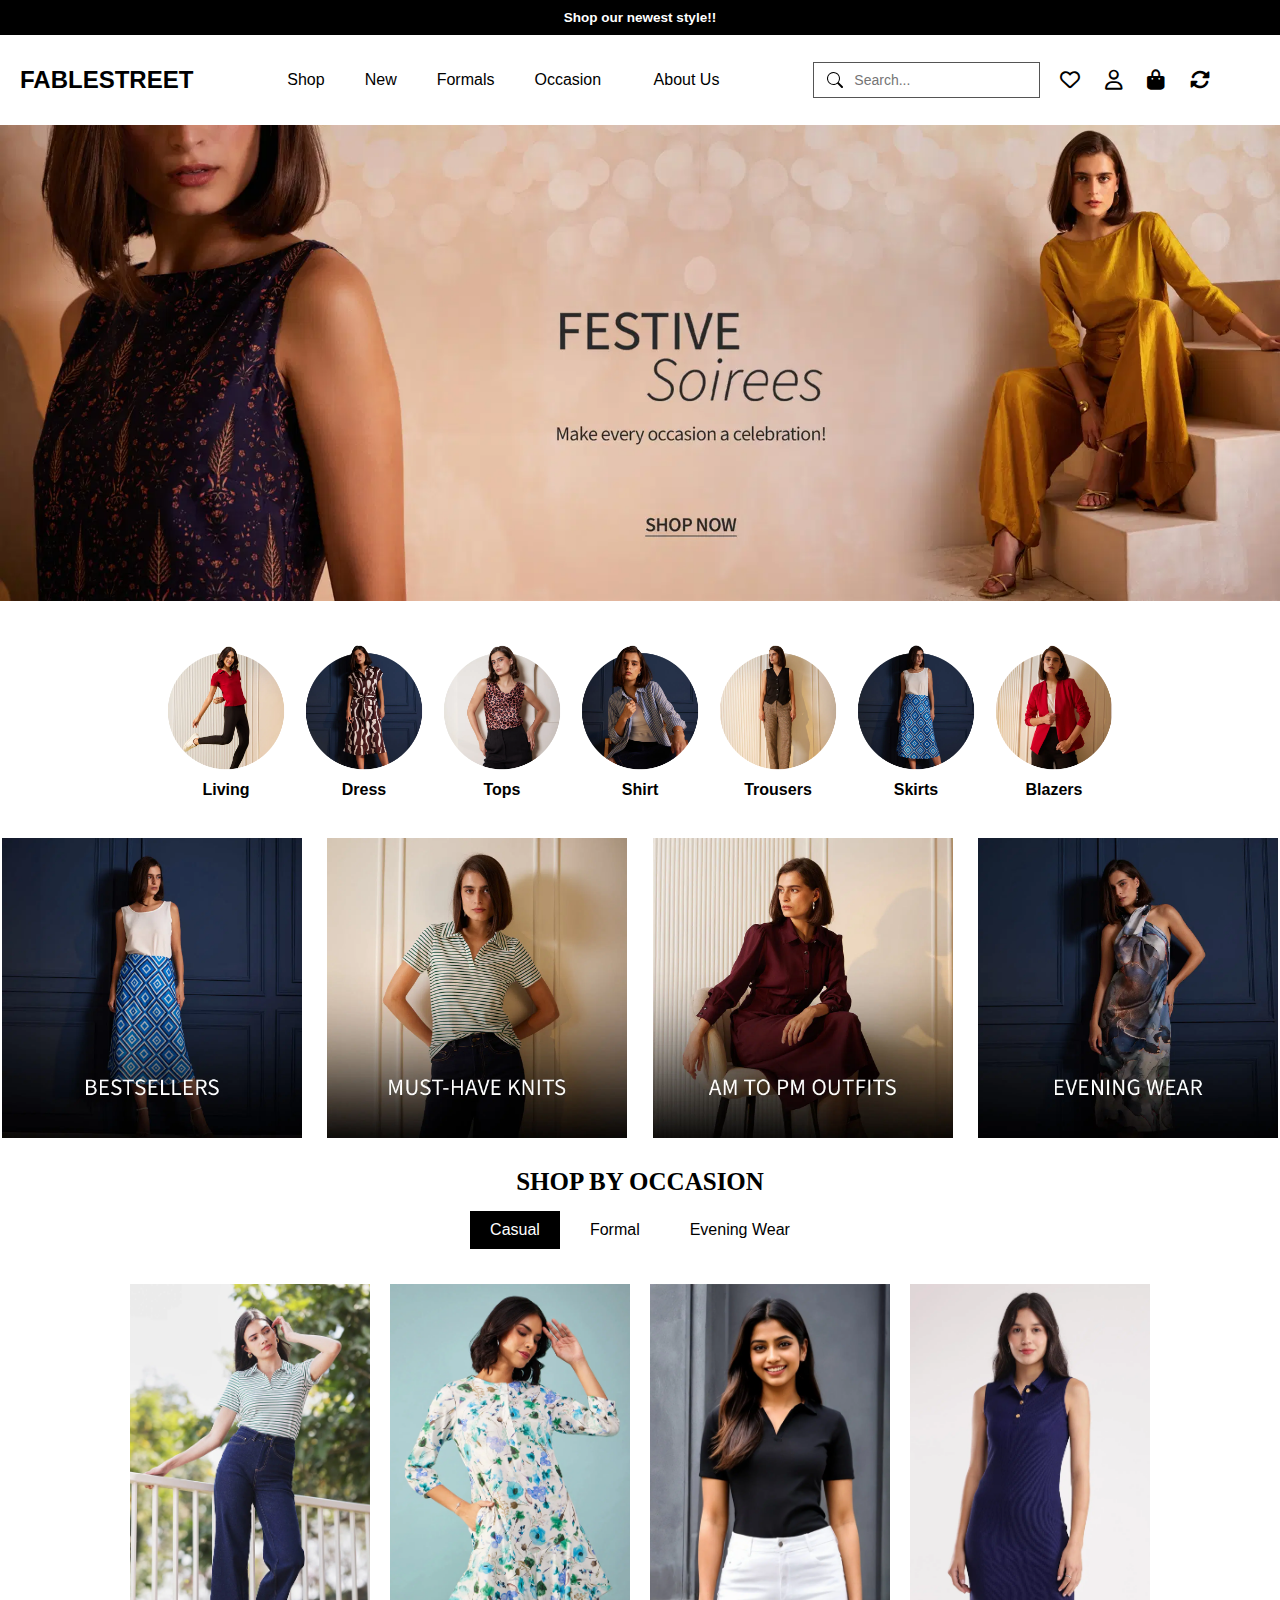
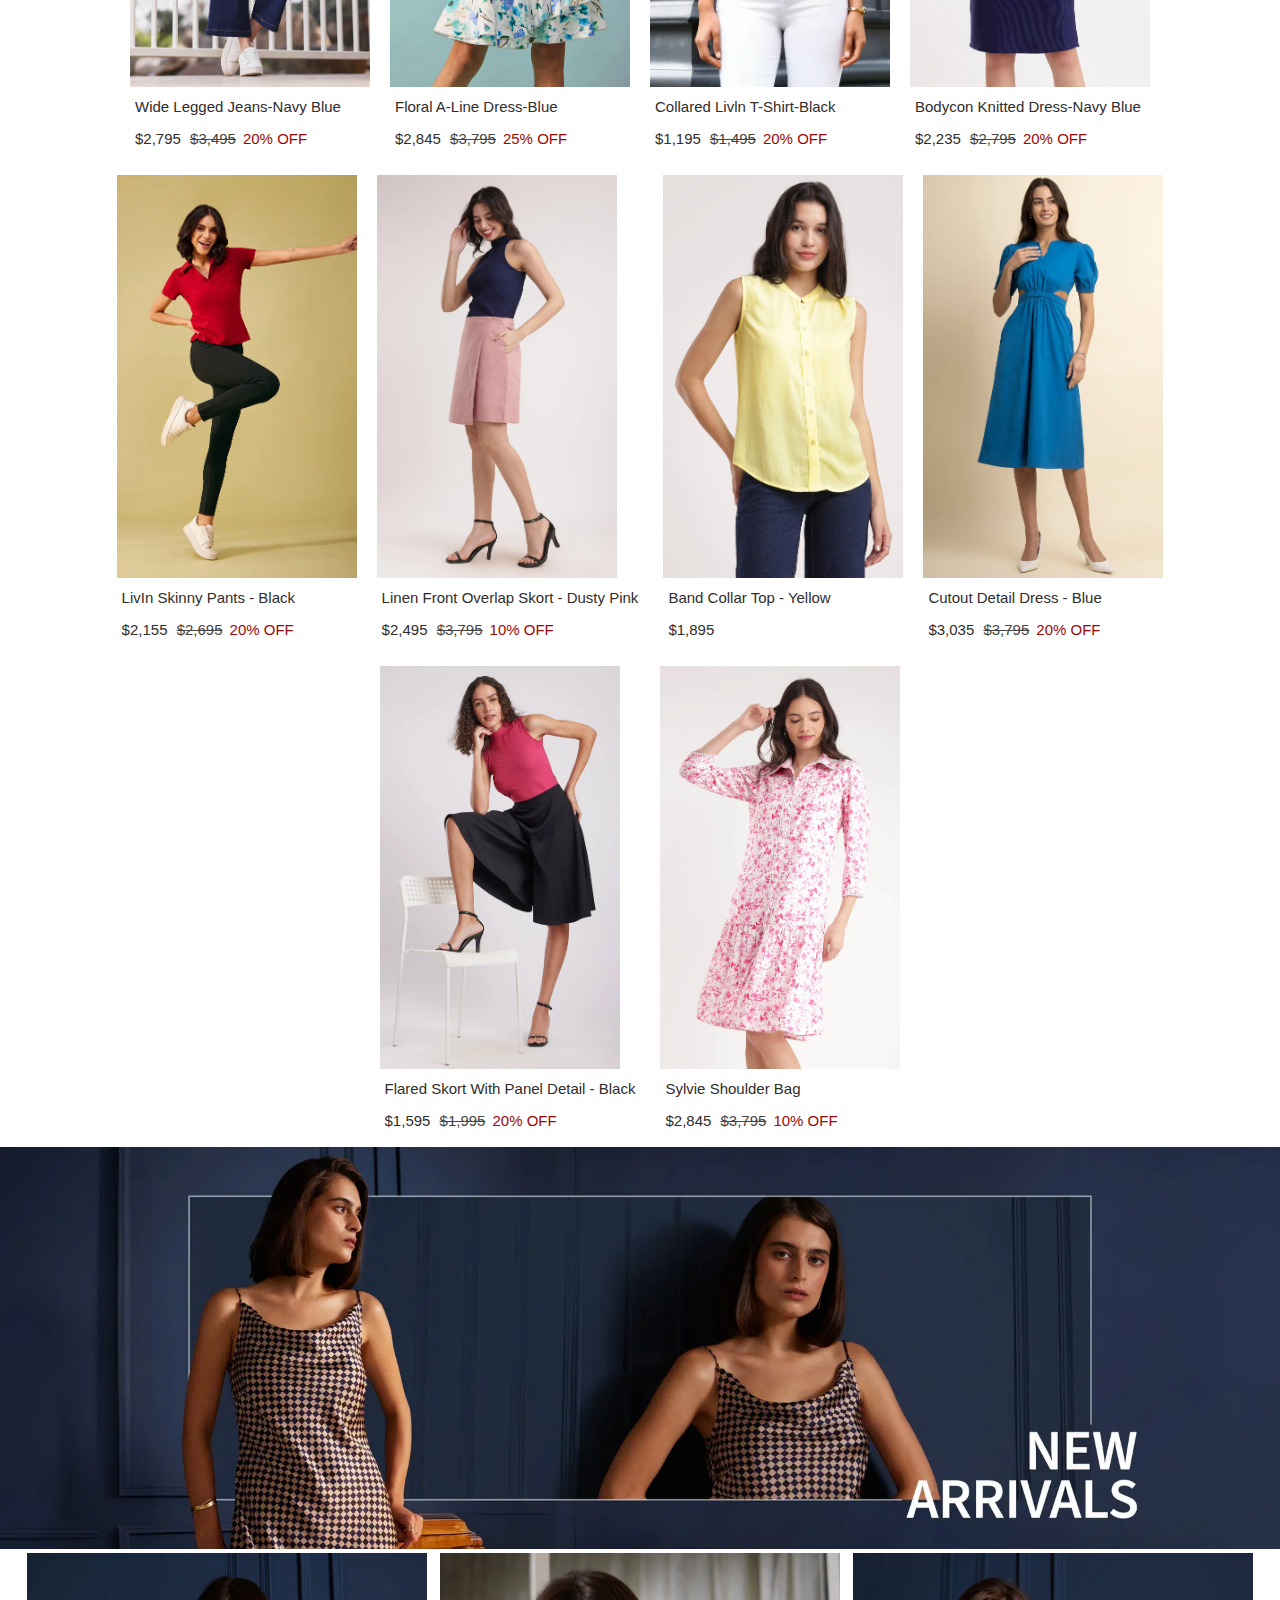
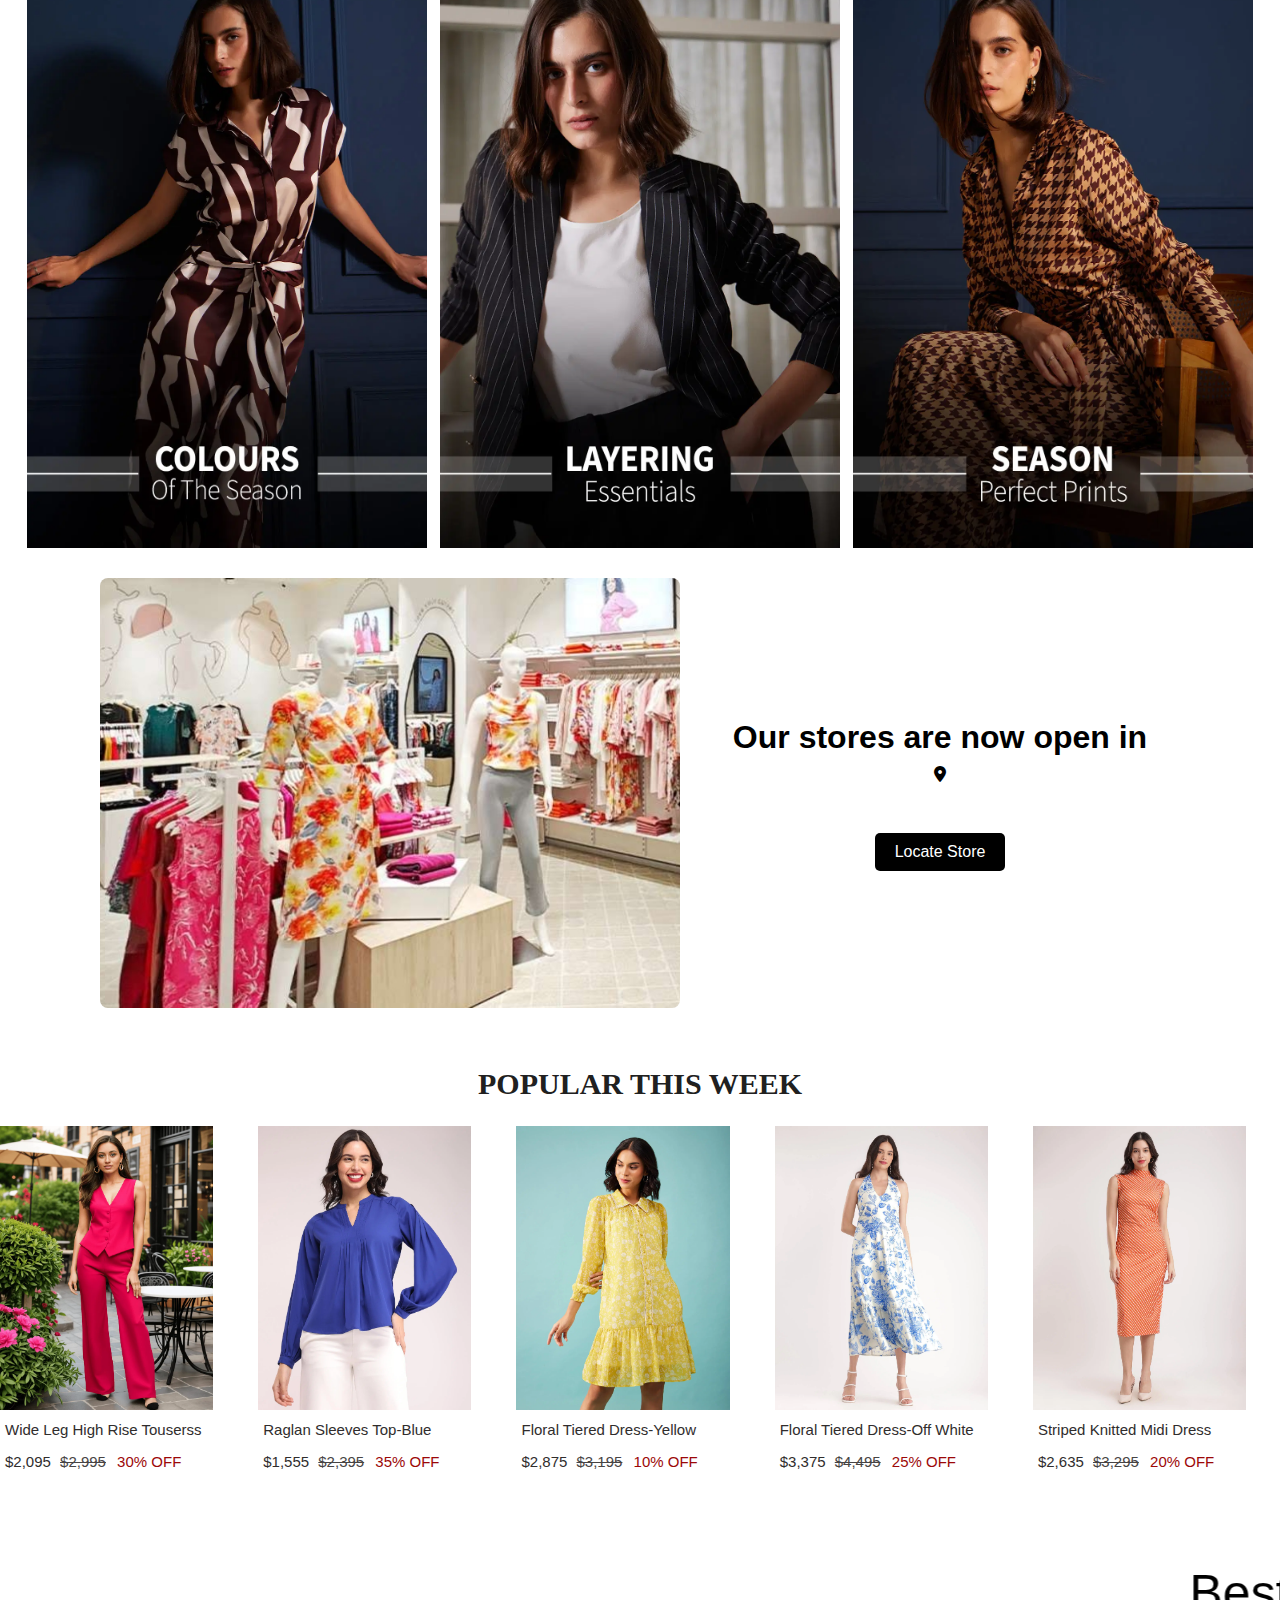
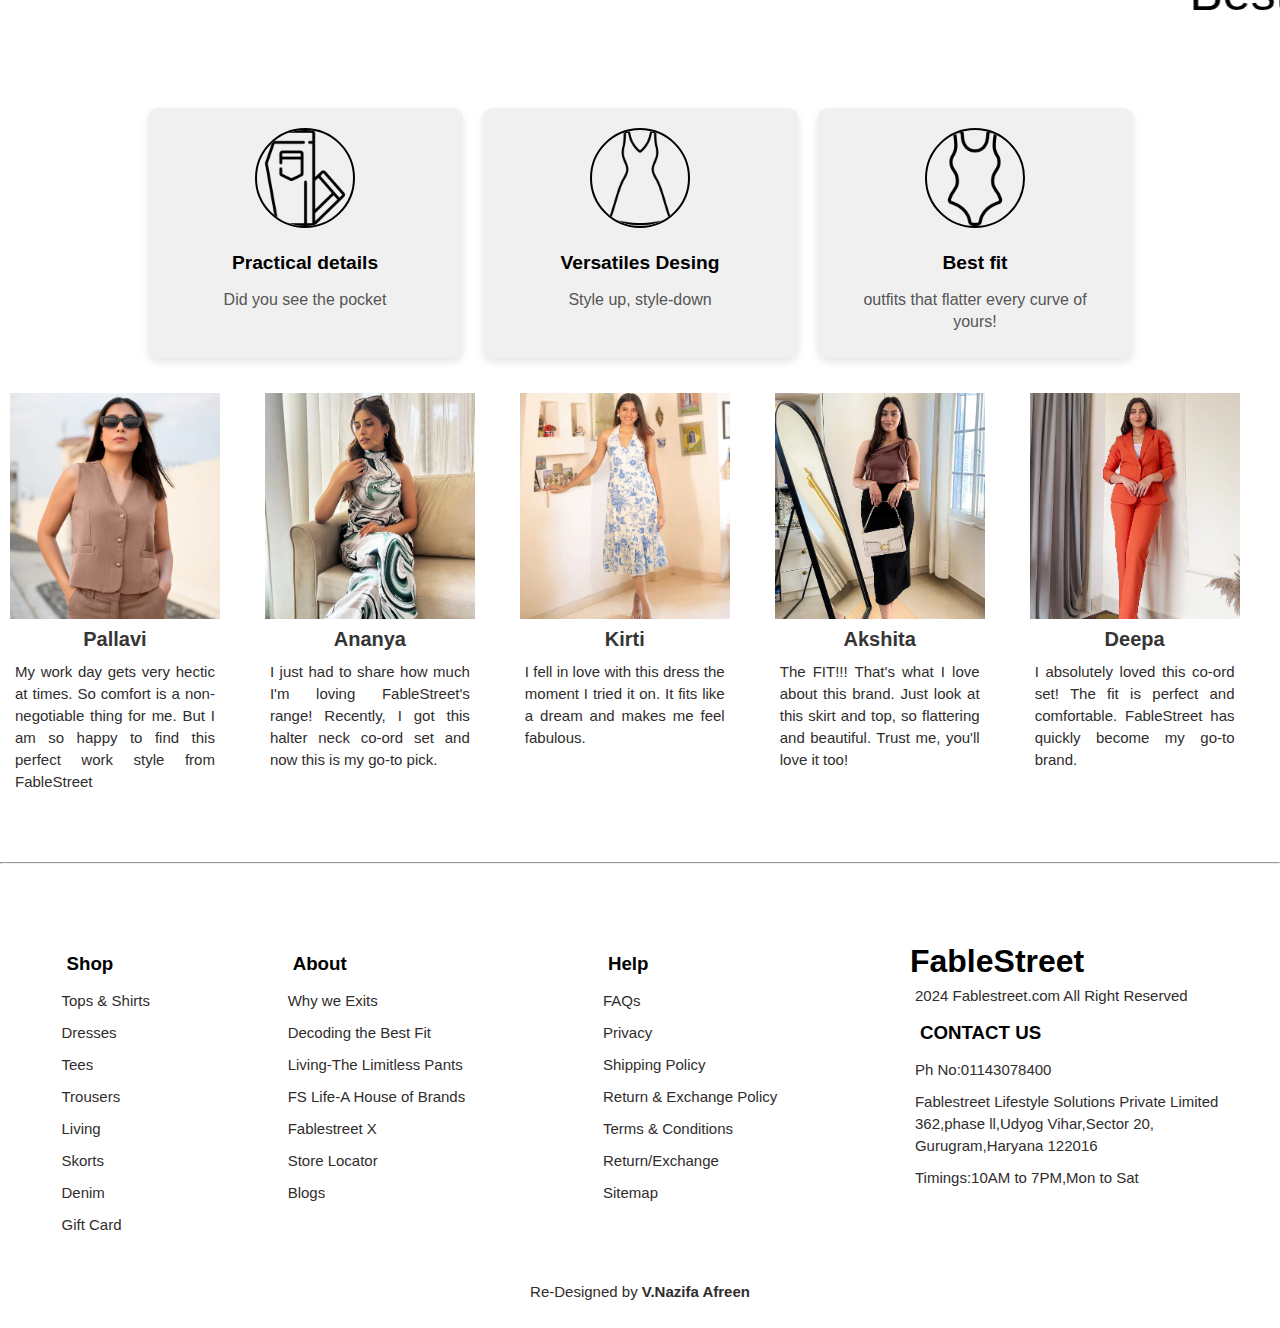
<file: index.html>
<!DOCTYPE html>
<html lang="en">

<head>
    <meta charset="UTF-8">
    <meta name="viewport" content="width=device-width, initial-scale=1.0">
    <title>My second project</title>
    <link rel="stylesheet" href="style.css">
    <link rel="stylesheet" href="https://cdnjs.cloudflare.com/ajax/libs/font-awesome/6.6.0/css/all.min.css">


</head>

<body>
    <header>
        <div class="container1">
            <h2>Shop our newest style!!</h2>
        </div>
    </header>

    <nav>
        <div class="container">
            <!-- Hamburger menu (appears on smaller screens) -->
            <label for="menu-toggle" class="hamburger"><i class="fas fa-bars"></i></label>
            <input type="checkbox" id="menu-toggle" style="display: none;">
            <!-- Logo section -->
            <div class="class1">
                <div class="logo">
                    <h1>FABLESTREET</h1>
                </div>
            </div>

            <!-- Navigation links section (class2) -->
            <div class="class2">



                <div class="dropdown-container">
                    <div class="dropdown">
                        <button class="dropbtn">Shop</button>
                        <div class="dropdown-content">
                            <a href="#">Bestseller</a>
                            <a href="#">workwear</a>
                            <a href="#">Livln Pants</a>
                            <a href="#">Tops & Shirts</a>
                            <a href="#"> Dresses</a>
                            <a href="#">Tousers</a>
                            <a href="#">Co-ords</a>
                            <a href="#">Blazers</a>
                            <a href="#">Tees</a>
                            <a href="#">Jeans & Denims</a>
                            <a href="#">Skirts,Skorts & shorts</a>
                            <a href="#">Plus size</a>
                            <a href="#">Camisoles</a>
                            <a href="#">Special prices</a>
                            <a href="#">Winter Clearance</a>
                        </div>
                    </div>

                    <!--  -->
                    <div class="dropdown">
                        <button class="dropbtn">New</button>
                        <div class="dropdown-content">
                            <a href="#">FALL 2024</a>
                            <a href="#">Shop by </a>
                            <a href="#">View All</a>
                            <a href="#"> Body Type</a>
                        </div>
                    </div>

                    <div class="dropdown">
                        <button class="dropbtn">Formals</button>
                        <div class="dropdown-content">
                            <a href="#">Formal Tops</a>
                            <a href="#">Formal Bottoms</a>
                            <a href="#">Formal Dresses</a>
                            <a href="#">Blazers & co-ords</a>
                        </div>
                    </div>
                    <div class="dropdown">
                        <button class="dropbtn">Occasion</button>
                        <div class="dropdown-content">
                            <a href="#">Work</a>
                            <a href="#">Casual</a>
                            <a href="#">Going Out</a>
                        </div>


                    </div>
                </div>
                <button class="dropbtn">About Us</button>
            </div>
            <div class="class4">
                <div class="search-input">
                    <input class="nosubmit" type="search" placeholder="Search...">
                </div>
            </div>

            <!-- Icons section -->
            <div class="class3">
                <div class="icon">
                    <i class="fa-regular fa-heart"></i>
                    <i class="fa-regular fa-user"></i>
                    <i class="fa-solid fa-bag-shopping"></i>
                    <i class="fa-solid fa-rotate"></i>

                </div>
            </div>
        </div>
    </nav>
    <div id="slider">
        <figure>
            <img src="images/festival.webp">
            <img src="images/workwear.webp">
            <img src="/images/confidence.webp">
        </figure>
    </div>
    <div class="circle">
        <div class="slide1">
            <div class="box1box">
                <img src="images/circle-1.jpg">
                <h2>Living</h2>
            </div>
            <div class="box1box">
                <img src="images/circle-2.jpg">
                <h2>Dress</h2>
            </div>
            <div class="box1box">
                <img src="images/circle-3.jpg">
                <h2>Tops</h2>
            </div>
            <div class="box1box">
                <img src="images/circle-4.jpg">
                <h2>Shirt</h2>
            </div>
            <div>
                <img src="images/circle-5.jpg">
                <h2>Trousers</h2>
            </div>
            <div>
                <img src="images/circle-6.jpg">
                <h2>Skirts</h2>
            </div>
            <div>
                <img src="images/circle-7.jpg">
                <h2>Blazers</h2>
            </div>
        </div>
    </div>

    <div class="Dress">
        <div class="image-2">
            <img src="/images/Bestsellers.jpg">
            <img src="/images/must-have knits.jpg">
            <img src="/images/am to pm outfit.webp">
            <img src="/images/evening wear.jpg">
        </div>
    </div>

    <div class="variety">
        <div class="head">
            <h4> SHOP BY OCCASION</h4>
        </div>
        <div class="pagination-container"></div>
        <!-- Radio buttons for pagination -->
        <input type="radio" name="pagination" id="page1" checked>
        <input type="radio" name="pagination" id="page2">
        <input type="radio" name="pagination" id="page3">

        <!-- Labels for pagination -->
        <div class="pagination-controls">
            <div class="page">
                <label for="page1">Casual</label>
                <label for="page2">Formal</label>
                <label for="page3">Evening Wear</label>
            </div>
        </div>
        <div class="content">
            <div class="page-content" id="content1">
                <div class="image-3">

                    <div class="img1page">
                        <div class="product-img-1">

                            <img src="/images/casual img 1.jpg" alt="front product image">
                            <img src="/images/nazif img1.webp" alt="rear product image" class="rear-img-1">
                            <p>Wide Legged Jeans-Navy Blue</p>
                            <p>$2,795 <strike>$3,495</strike><span class="span">20% OFF</span></p>

                        </div>

                    </div>

                    <div class="img1page">
                        <div class="product-img-1">

                            <img src="/images/casual img 2.jpg" alt="front product image">
                            <img src="/images/nazif img-2.jpeg" alt="rear product image" class="rear-img-1">
                            <p>Floral A-Line Dress-Blue</p>
                            <p>$2,845 <strike>$3,795</strike><span class="span">25% OFF</span></p>

                        </div>

                    </div>
                    <div class="img1page">
                        <div class="product-img-1">

                            <img src="/images/casual img 3.jpg" alt="front product image">
                            <img src="/images/nazif img3.webp" alt="rear product image" class="rear-img-1">
                            <p> Collared Livln T-Shirt-Black</p>
                            <p>$1,195 <strike>$1,495</strike><span class="span">20% OFF</span></p>

                        </div>

                    </div>
                    <div class="img1page">
                        <div class="product-img-1">

                            <img src="/images/casual img 4.jpg" alt="front product image">
                            <img src="/images/nazif img4.webp" alt="rear product image" class="rear-img-1">
                            <p>Bodycon Knitted Dress-Navy Blue</p>
                            <p>$2,235 <strike>$2,795</strike><span class="span">20% OFF</span></p>


                        </div>

                    </div>
                    <div class="img1page">
                        <div class="product-img-1">

                            <img src="/images/casual img 5.jpg" alt="front product image">
                            <img src="/images/nazif img5.webp" alt="rear product image" class="rear-img-1">
                            <p>LivIn Skinny Pants - Black</p>
                            <p>$2,155 <strike>$2,695</strike><span class="span">20% OFF</span></p>

                        </div>

                    </div>
                    <div class="img1page">
                        <div class="product-img-1">

                            <img src="/images/casual img 6.jpg" alt="front product image">
                            <img src="/images/nazif img6.webp" alt="rear product image" class="rear-img-1">
                            <p>Linen Front Overlap Skort - Dusty Pink</p>
                            <p>$2,495 <strike>$3,795</strike><span class="span">10% OFF</span></p>

                        </div>

                    </div>
                    <div class="img1page">
                        <div class="product-img-1">

                            <img src="/images/casual img 7.jpg" alt="front product image">
                            <img src="/images/nazif img7.webp" alt="rear product image" class="rear-img-1">
                            <p>Band Collar Top - Yellow</p>
                            <p>$1,895 </p>

                        </div>

                    </div>
                    <div class="img1page">
                        <div class="product-img-1">

                            <img src="/images/casual img 8.jpg" alt="front product image">
                            <img src="/images/nazif img8.webp" alt="rear product image" class="rear-img-1">
                            <p>Cutout Detail Dress - Blue</p>
                            <p>$3,035 <strike>$3,795</strike><span class="span">20% OFF</span></p>

                        </div>

                    </div>
                    <div class="img1page">
                        <div class="product-img-1">

                            <img src="/images/casual img 9.jpg" alt="front product image">
                            <img src="/images/nazif img9.webp" alt="rear product image" class="rear-img-1">
                            <p>Flared Skort With Panel Detail - Black</p>
                            <p>$1,595 <strike>$1,995</strike><span class="span">20% OFF</span></p>

                        </div>

                    </div>
                    <div class="img1page">
                        <div class="product-img-1">

                            <img src="/images/casual img 10.jpg" alt="front product image">
                            <img src="/images/nazif img10.webp" alt="rear product image" class="rear-img-1">
                            <p>Sylvie Shoulder Bag</p>
                            <p>$2,845 <strike>$3,795</strike><span class="span">10% OFF</span></p>

                        </div>

                    </div>

                </div>
            </div>
            <div class="page-content" id="content2">
                <div class="image-3">

                    <div class="img1page">
                        <div class="product-img-1">

                            <img src="/images/formal img 1.jpg" alt="front product image">
                            <img src="/images/afreen img-1.webp" alt="rear product image" class="rear-img-1">
                            <p>Striped Fit And Flare Dresses</p>
                            <p>$3,115<strike>$3,895</strike> <span>20% OFF</span></p>

                        </div>

                    </div>

                    <div class="img1page">
                        <div class="product-img-1">

                            <img src="/images/formal img 2.jpg" alt="front product image">
                            <img src="/images/afreen img2.webp" alt="rear product image" class="rear-img-1">
                            <p>Cowl Neck Top-White</p>
                            <p>$1,515<strike>$1,895</strike> <span>20% OFF</span></p>

                        </div>

                    </div>
                    <div class="img1page">
                        <div class="product-img-1">

                            <img src="/images/formal img 3.jpg" alt="front product image">
                            <img src="/images/afreen img-3.webp" alt="rear product image" class="rear-img-1">
                            <p>Satin Stripes Shirt-Blue</p>
                            <p>$1,515<strike>$1,895</strike> <span>20% OFF</span></p>

                        </div>

                    </div>
                    <div class="img1page">
                        <div class="product-img-1">
                            <img src="/images/formal img 4.jpg" alt="front product image">
                            <img src="/images/afreen img-4.webp" alt="rear product image" class="rear-img-1">
                            <p>Fornt Button Vest-Navy Blue</p>
                            <p>$2,395 <strike>$2,995</strike><span class="span">20% OFF</span></p>
                        </div>

                    </div>
                    <div class="img1page">
                        <div class="product-img-1">

                            <img src="/images/formal img 5.jpg" alt="front product image">
                            <img src="/images/afreen img-5.webp" alt="rear product image" class="rear-img-1">
                            <p>Straight Fit Skirt-Black And White</p>
                            <p>$2,235<strike>2,795</strike> <span class="span">20% OFF</span></p>

                        </div>

                    </div>
                    <div class="img1page">
                        <div class="product-img-1">

                            <img src="/images/formal img 6.jpg" alt="front product image">
                            <img src="/images/formal img 6 (1).jpg" alt="rear product image" class="rear-img-1">
                            <p>Cotton Linen Pleate Top-Beige</p>
                            <p>$2,075 <strike>$2,595</strike><span class="span">20% OFF</span></p>

                        </div>

                    </div>
                    <div class="img1page">
                        <div class="product-img-1">

                            <img src="/images/formal img 7.jpg" alt="front product image">
                            <img src="/images/afreen img-6.webp" alt="rear product image" class="rear-img-1">
                            <p>Cotton Linen Pleate Top-Beige</p>
                            <p>$2,075 <strike>$2,595</strike><span class="span">20% OFF</span></p>

                        </div>

                    </div>
                    <div class="img1page">
                        <div class="product-img-1">

                            <img src="/images/formal img 8.jpg" alt="front product image">
                            <img src="/images/afreen img-7.webp" alt="rear product image" class="rear-img-1">
                            <p>Wide Leg High Rise Trouserss-Fuchsia</p>
                            <p>$2,095 <strike>$2,995</strike> <span class="span">30% OFF</span></p>

                        </div>

                    </div>
                    <div class="img1page">
                        <div class="product-img-1">
                            <img src="/images/formal img 9.jpg" alt="front product image">
                            <img src="/images/afreen img-8.webp" alt="rear product image" class="rear-img-1">
                            <p>Linin Bootcut Pants-Black</p>
                            <p>$2,155 <strike>$2,695</strike> <span class="span">20% OFF</span></p>

                        </div>

                    </div>
                    <div class="img1page">
                        <div class="product-img-1">

                            <img src="/images/formal img 11.jpg" alt="front product image">
                            <img src="/images/afreen img-10.webp" alt="rear product image" class="rear-img-1">
                            <p>Linin cotton T-shirt-Black</p>
                            <p>$2,155 <strike>$2,695</strike> <span class="span">20% OFF</span></p>

                        </div>

                    </div>

                </div>
            </div>


            <div class="page-content" id="content3">
                <div class="image-3">
                    <div class="img1page">
                        <div class="product-img-1">

                            <img src="images/evening wear  img 1.jpg" alt="Wide Legged Jeans - Navy Blue">
                            <p>One Shoulder Dress-White</p>
                            <p>$3,745 <strike>$4,995</strike> <span>25% OFF</span></p>
                        </div>
                    </div>
                    <div class="img1page">
                        <div class="product-img-1">

                            <img src="/images/evening wear img 2.jpg" alt="Floral A-line Dress - Blue">
                            <p>Bodycorn Knitted Dress-Black</p>
                            <p>$2,875<strike>$3,195</strike> <span class="span">10% OFF</span></p>
                        </div>
                    </div>
                    <div class="img1page">
                        <div class="product-img-1">

                            <img src="images/evening wear  img 3.jpg" alt="4 Way Stretch T-shirt - Black">
                            <p>Satin Cowl Neck Dress-Navy Blue</p>
                            <p>$2,795<strike>$3,495</strike> <span>20% OFF</span></p>
                        </div>
                    </div>
                    <div class="img1page">
                        <div class="product-img-1">

                            <img src="images/evening wear img 4.jpg">
                            <p>Gathered Detail Top-White </p>
                            <p>$1,345 <strike>$1,495</strike><span class="span">10% OFF</span></p>
                        </div>
                    </div>
                    <div class="img1page">
                        <div class="product-img-1">

                            <img src="images/evening_wear__img_5-removebg-preview.png">
                            <p>Flora Print Band Neck Top</p>
                            <p>$1,915 <strike>$2,395</strike> <span class="span">20% OFF</span></p>
                        </div>
                    </div>
                    <div class="img1page">
                        <div class="product-img-1">

                            <img src="images/evening wear img 6.jpg">
                            <!-- <img src="images/hover img1.webp" alt="rear product imag"> -->
                            <p>Satin Collared Shirt-Royal Blue</p>
                            <p>$1,955 <strike>2,795</strike><span class="span">30% OFF</span> </p>
                        </div>
                    </div>
                    <div class="img1page">
                        <div class="product-img-1">

                            <img src="images/evening wear  img 7.jpg">
                            <p>Satin Cowl Neck Slip Dress-Olive</p>
                            <p>$2,635 <strike>$3,295</strike><span class="span">20% OFF</span></p>
                        </div>
                    </div>
                    <div class="img1page">
                        <div class="product-img-1">

                            <img src="images/evening wear  img 8.jpg">
                            <p>Satin Marble Print Dress-Blue</p>
                            <p>$2,795 <strike>$3,495</strike> <span class="span">20% OFF</span></p>
                        </div>
                    </div>
                    <div class="img1page">
                        <div class="product-img-1">

                            <img src="images/evening wear  img 9.jpg">
                            <p>Satin Floral Print Dress- Black</p>
                            <p>$3,455 <strike>$4,395</strike> <span class="span">10% OFF</span></p>
                        </div>
                    </div>
                    <div class="img1page">
                        <div class="product-img-1">

                            <img src="images/hover img3.webp">
                            <p>Satin Floral Print Dress- Black</p>
                            <p>$3,455 <strike>$4,395</strike> <span class="span">10% OFF</span></p>
                        </div>
                    </div>
                </div>
            </div>
        </div>
    </div>

    <div class="arrival">
        <div class="image-4">
            <img src="/images/New arrivals.jpg">
        </div>
    </div>
    <div class="color">
        <div class="season">
            <img src="/images/colour season.jpg">
            <img src="/images/layering.jpg">
            <img src="/images/season.jpg">
        </div>
    </div>
    <div class="store-container">
        <!-- Store image section -->
        <div class="store-image">
            <img src="images/stores img.jpg" alt="Store Image">
        </div>
        
        <!-- Store text section -->
        <div class="store-text">
            <h2>Our stores are now open in</h2>
            
            <!-- Changing text animation -->
            <i class="fa-solid fa-location-dot"></i>
            <div class="changing-text">
                <span class="text">Saket,Delhi</span>
                <span class="text">Kurla,Mumbai</span>
                <span class="text">Wakad,pune</span>
            </div>
            <button>Locate Store</button>
        </div>
    </div>
    <div class="head-2">
        <h1> POPULAR THIS WEEK</h1>
    </div>
    <div class="slider-container">
        <div class="slider" id="slider">
            <div class="slide-item">
                <img src="images/popular week.jpg" alt="Product 1">
                <p>Wide Leg High Rise Touserss</p>
                <p>$2,095 <strike>$2,995</strike> <span class="span-2">30% OFF</span></p>
            </div>
            <div class="slide-item">
                <img src="images/popular week.2.jpg" alt="Product 2">
                <p>Raglan Sleeves Top-Blue</p>
                <p>$1,555 <strike>$2,395</strike> <span class="span-2">35% OFF</span></p>
            </div>
            <div class="slide-item">
                <img src="images/popular week.3.jpg" alt="Product 3">
                <p>Floral Tiered Dress-Yellow</p>
                <p>$2,875 <strike>$3,195</strike> <span class="span-2">10% OFF</span></p>
            </div>
            <div class="slide-item">
                <img src="images/popular week.4.jpg" alt="Product 4">
                <p>Floral Tiered Dress-Off White</p>
                <p>$3,375 <strike>$4,495</strike> <span class="span-2">25% OFF</span></p>
            </div>
            <div class="slide-item">
                <img src="images/popular week.5.jpg" alt="Product 5">
                <p>Striped Knitted Midi Dress</p>
                <p>$2,635 <strike>$3,295</strike> <span class="span-2">20% OFF</span></p>
            </div>
            <div class="slide-item">
                <img src="images/popular week.6.jpg" alt="Product 6">
                <p>Satin Cowl Neck Camisole-Grey</p>
                <p>$1,595 <strike>$1,995</strike><span class="span-2">20% OFF</span></p>
            </div>
            <div class="slide-item">
                <img src="images/popular week.7.jpg" alt="Product 6">
                <p>Cotton Poplin Top-Orange</p>
                <p>$2,9095 <strike>$2,795</strike> <span class="span-2">25% OFF</span></p>
            </div>
            <div class="slide-item">
                <img src="images/popular week.8.jpg" alt="Product 6">
                <p>Geometric Print A-Line Skirt-Pink</p>
                <p>$1,770 <strike>$2,495</strike> <span class="span-2">29% OFF</span></p>
            </div>
            <div class="slide-item">
                <img src="images/popular week.9.jpg" alt="Product 6">
                <p>Floral Knitted T-Shirt-Blue And White</p>
                <p>$1,525 <strike>$1,695</strike> <span class="span-2">10% OFF</span></p>
            </div>
            <div class="slide-item">
                <img src="images/popular week.10.jpg" alt="Product 6">
                <p>Colour Block Half Sleeves Top-BLack</p>
                <p>$1,325 <strike>$1,895</strike><span class="span-2">30% OFF</span></p>
            </div>
        </div>

    </div>


    <div class="best">
        <marquee>Best FITS For Indian Women</marquee>
    </div>

    <div class="container2">
        <div class="item">
            <img src="images/card1.png" alt="Best Fit Icon 1">
            <h2>Practical details</h2>
            <p>Did you see the pocket</p>
        </div>
        <div class="item">
            <img src="images/card2.png" alt="Best Fit Icon 2">
            <h2>Versatiles Desing</h2>
            <p>Style up, style-down</p>
        </div>
        <div class="item">
            <img src="images/card3.png" alt="Best Fit Icon 3">
            <h2>Best fit</h2>
            <p>outfits that flatter every curve of yours!</p>
        </div>
    </div>
    
    <div class="women">
        <div class="slider-container"></div>
        <div class="slider" id="slider">
            <div class="slide-item">
                <img src="images/fablestreet women1.jpg" alt="Product 1">
                <h2 class="h-2">Pallavi</h2>
                <p>My work day gets very hectic at times. So comfort is a non-negotiable thing for me. But I am so happy
                    to find this perfect work style from FableStreet</p>
            </div>
            <div class="slide-item">
                <img src="images/fablestreet women2.jpg" alt="Product 2">
                <h2 class="h-2">Ananya</h2>
                <p>I just had to share how much I'm loving FableStreet's range! Recently, I got this halter neck co-ord
                    set and now this is my go-to pick.</p>
            </div>
            <div class="slide-item">
                <img src="images/fablestreet women3.jpg" alt="Product 3">
                <h2 class="h-2">Kirti</h2>
                <p>I fell in love with this dress the moment I tried it on. It fits like a dream and makes me feel
                    fabulous.</p>
            </div>
            <div class="slide-item">
                <img src="images/fablestreet women4.jpg" alt="Product 4">
                <h2 class="h-2"> Akshita</h2>
                <p>The FIT!!! That's what I love about this brand. Just look at this skirt and top, so flattering and
                    beautiful. Trust me, you'll love it too!</p>
            </div>
            <div class="slide-item">
                <img src="images/fablestreet women5.jpg" alt="Product 5">
                <h2 class="h-2">Deepa</h2>
                <p>I absolutely loved this co-ord set! The fit is perfect and comfortable. FableStreet has quickly
                    become my go-to brand.</p>
            </div>
            <div class="slide-item">
                <img src="images/fablestreet women6.jpg" alt="Product 6">
                <h2 class="h-2">Ritika</h2>
                <p> This pink dress has become my favourite summer staple these days. Loving the colour and print.</p>
            </div>
        </div>

    </div>
    </div>


    <hr style="margin: 5% 0;">
    <section>
        <footer>
            <div class="men">
                <div class="shop2">
                    <h3>Shop</h3>
                    <div class="p2">
                        <p>Tops & Shirts</p>
                        <p>Dresses</p>
                        <p>Tees</p>
                        <p>Trousers</p>
                        <p>Living</p>
                        <p>Skorts</p>
                        <p>Denim</p>
                        <p>Gift Card</p>
                    </div>
                </div>
                <div class="about">
                    <h3>About</h3>
                    <div class="p2">
                        <p>Why we Exits</p>
                        <p>Decoding the Best Fit</p>
                        <p>Living-The Limitless Pants</p>
                        <p>FS Life-A House of Brands</p>
                        <p>Fablestreet X</p>
                        <p>Store Locator</p>
                        <p>Blogs</p>
                    </div>
                </div>
                <div class="help">
                    <h3>Help</h3>
                    <div class="p2">
                        <p>FAQs</p>
                        <p>Privacy</p>
                        <p>Shipping Policy</p>
                        <p>Return & Exchange Policy</p>
                        <p>Terms & Conditions</p>
                        <p>Return/Exchange</p>
                        <p>Sitemap</p>
                    </div>
                </div>
                <div class="street">
                    <h1>FableStreet</h1>
                    <div class="p2">
                        <p>2024 Fablestreet.com
                            All Right Reserved
                        </p>
                        <h3>CONTACT US</h3>
                        <P>Ph No:01143078400</P>
                        <p>Fablestreet Lifestyle Solutions Private Limited <br> 362,phase ll,Udyog Vihar,Sector 20,<br>
                            Gurugram,Haryana 122016</p>
                        <p>Timings:10AM to 7PM,Mon to Sat</p>
                    </div>
                </div>
            </div>
            <div class="end">
                <p style="text-align: center;">Re-Designed by <strong>V.Nazifa Afreen</strong></p>
            </div>
        </footer>
    </section>

</body>

</html>
</file>
<file: style.css>
* {
    margin: 0;
    padding: 0;
    box-sizing: border-box;
    font-family: Arial, Helvetica, sans-serif;
}







nav {
    background-color: #fff;

    width: 100%;

    box-shadow: 0 2px 4px rgba(0, 0, 0, 0.1);

    position: relative;

}


.container {
    display: flex;
    align-items: center;

    padding: 10px 20px;

    height: 90px;
}

.class1,
.class2,
.class3 {
    display: flex;

    align-items: center;

}

.logo h1 {
    font-size: 24px;

}

.class2 {
    display: flex;

    gap: 20px;

    width: 50%;
    justify-content: center;
    flex-wrap: wrap;
    gap: 2%;
}

.dropdown-container {
    display: flex;

}


.dropbtn {
    background-color: transparent;

    border: none;

    cursor: pointer;

    font-size: 16px;

    padding: 20px;

}


.dropdown-content {
    display: none;

    position: absolute;

    background-color: white;

    min-width: 100px;

    box-shadow: 0 8px 16px rgba(0, 0, 0, 0.2);

    z-index: 1;
    top: 61px;
}


.dropdown:hover .dropdown-content {
    display: block;


}
.dropdown:hover{
    border-bottom: 2px solid;
}


.dropdown-content a {
    display: block;

    padding: 10px;

    text-decoration: none;

    color: black;

}


.dropdown-content a:hover {
    background-color: #f1f1f1;

}


.icon i {
    margin-left: 20px;

    font-size: 20px;

}


.hamburger {
    display: none;

    font-size: 24px;

    cursor: pointer;

}

.hamburger i {
    color: #333;

}

.container1 {
    background-color: black;

    text-align: center;
    color: white;
    font-size: 9px;
    padding: 10px;
}

input.nosubmit {
    border: 1px solid #555;
    width: 100%;
    padding: 9px 4px 9px 40px;
    background: transparent url("data:image/svg+xml,%3Csvg xmlns='http://www.w3.org/2000/svg' width='16' height='16' class='bi bi-search' viewBox='0 0 16 16'%3E%3Cpath d='M11.742 10.344a6.5 6.5 0 1 0-1.397 1.398h-.001c.03.04.062.078.098.115l3.85 3.85a1 1 0 0 0 1.415-1.414l-3.85-3.85a1.007 1.007 0 0 0-.115-.1zM12 6.5a5.5 5.5 0 1 1-11 0 5.5 5.5 0 0 1 11 0z'%3E%3C/path%3E%3C/svg%3E") no-repeat 13px center;

}

input[type="search"] {
    margin: 0;
    font-size: 14px;
    color: inherit;
    border-radius: inherit;

}


@media screen and (max-width: 900px)  {

    .container {
        justify-content: space-around;
    }

    .hamburger {
        display: block;
    }

    h1 {
        text-align: center;
    }


    .class2 {
        display: none;

        flex-direction: column;

        position: absolute;

        top: 55px;
        left: 20px;

        background-color: white;

        z-index: 1;
        justify-content: center;

        align-items: start;
        width: 20%;

    }


    input[type="checkbox"]:checked~.class2 {
        display: flex;
        width: 250px;
    }

    .dropdown-container {
        display: flex;
        flex-direction: column;

    }


    .class3 .icon i:nth-child(n+3) {
        display: none;

    }

    .class4 {
        display: none;
    }
}





.image {
    width: 100%;

}



#slider {
    overflow: hidden;
}

@keyframes slider {
    0% {
        left: 0;
    }

    30% {
        left: 0;
    }

    33% {
        left: -100%;
    }

    63% {
        left: -100%;
    }

    66% {
        left: -200%;
    }

    95% {
        left: -200%;
    }

    100% {
        left: 0;
    }
}

#slider figure {
    width: 300%;
    position: relative;
    animation: 9s slider infinite;
}

#slider figure img {
    width: 33.333333333%;
    height: 100%;
    float: left;
}

.circle img {
    height: 138px;

}

.circle {
    display: flex;
    justify-content: center;
    align-items: center;
}

.slide1 {
    display: flex;
    flex-direction: row;
    margin: 3%;
}

.box1box {
    display: block;
}

.slide1 h2 {
    text-align: center;
    font-size: medium;
}

.Dress .image-2 {
    display: flex;
    gap: 2%;
    justify-content: center;
    align-items: center;
}

.Dress .image-2 img {
    height: 300px;

}

h4 {
    text-align: center;
    font-size: 25px;
    margin-top: 30px;
    margin-bottom: 5px;

}

.head {

    margin-top: 30px;
}

.shop {
    display: flex;
    justify-content: center;
    text-align: center;
    list-style: none;
    padding: 7px;
    gap: 20px;
    font-size: large;
    font-family: 'Segoe UI', Tahoma, Geneva, Verdana, sans-serif;
    color: #6b6b6b;
}

.image-3 img {
    height: 350px;
    width: 250px;
    object-fit: cover;
}

strike {
    margin: 5px;
    color: #474444;
}

figure {
    text-align: center;
    margin: 0;
}



.casual {
    display: flex;
    flex-direction: row;
}

.image-3 span {
    padding: 2px;
    color: rgb(156, 8, 8);
}
.slider-container p {
    font-size: 15px;
    text-align: justify;
    line-height: 22px;
    padding: 5px;
    color: #302d2d;
}
.slider-container span{
    padding: 2px;
    color: rgb(156, 8, 8);
}
.image-3 p {
    font-size: 15px;
    text-align: justify;
    line-height: 22px;
    padding: 5px;
    color: #302d2d;
}
.women p {
    font-size: 15px;
    text-align: justify;
    line-height: 22px;
    padding: 5px;
    color: #302d2d;
}

.image-4 img,
.image-5 img{
    width: 100%;

}




.store-container {
    display: flex;
    flex-wrap: wrap;
    justify-content: center;
    align-items: center;
    padding: 20px;
    max-width: 1200px;
    margin: 0 auto;
}

/* Store image */
.store-image {
    flex: 1 1 60%;
    max-width: 600px;
    padding: 10px;
}

/* Store image styling */
.store-image img {
    width: 100%;
    height: auto;
    border-radius: 8px;
}

/* Store text section */
.store-text {
    flex: 1 1 40%;
    max-width: 500px;
    text-align: center;
    padding: 10px;
}

.store-text h2 {
    font-size: 2em;
    margin-bottom: 10px;
}

/* Changing text animation */
.changing-text {
    font-size: 1.2em;
    margin-bottom: 20px;
    display: flex;
    align-items: center;
    justify-content: center;
    position: relative;
    height: 1.5em; /* Adjust height to avoid content shift */
}

/* Style for each text element */
.text {
    position: absolute;
    opacity: 0;
    animation: changeText 6s forwards;
}

/* Animation to change text */
@keyframes changeText {
    0%, 16.66% {
        opacity: 1;
    }
    33.33%, 100% {
        opacity: 0;
    }
}

/* Delay the animations for each text so they appear in sequence */
.text:nth-child(1) {
    animation-delay: 0s;
}

.text:nth-child(2) {
    animation-delay: 2s;
}

.text:nth-child(3) {
    animation-delay: 4s;
}

.store-text button {
    padding: 10px 20px;
    font-size: 1em;
    background-color: black;
    color: white;
    border: none;
    cursor: pointer;
    border-radius: 5px;
}

/* Responsive Design for iPad and iPhone */
@media (max-width: 1024px) {
    .store-text h2 {
        font-size: 1.8em;
    }

    .changing-text {
        font-size: 1.1em;
    }
}

@media (max-width: 768px) {
    .store-container {
        flex-direction: column;
    }

    .store-image {
        max-width: 100%;
    }

    .store-text h2 {
        font-size: 1.5em;
    }

    .changing-text {
        font-size: 1em;
    }
}

@media (max-width: 480px) {
    .store-text h2 {
        font-size: 1.2em;
    }

    .changing-text {
        font-size: 0.9em;
    }

    .store-text button {
        font-size: 0.9em;
        padding: 8px 16px;
    }
}

.color .season img {
    height: 595px;
    width: 400px;
}

.color .season {
    display: flex;
    justify-content: center;
    gap: 1%;

}

.head-2 {
    text-align: center;
    font-size: 15px;
    color: #202020;
    padding: 5px;
}

.image-6 img {
    height: 450px;
    width: 350px;
    object-fit: cover;
}

.image-6 {
    display: flex;
    flex-direction: row;
    gap: 15px;
}

.span-2 {
    padding: 2px;
    color:black;
}

.head-3 {
    text-align: center;
    font-size: 15px;
    color: #202020;
    padding: 5px;
}

.image-8 {
    display: flex;
    flex-direction: row;
    gap: 25px;
}

.image-8 img {
    height: 450px;
    width: 350px;
    object-fit: cover;
}

 p {
    font-size: 15px;
    text-align: justify;
    line-height: 22px;
    padding: 5px;
    color: #302d2d;


}

.container2{
    display: flex; 
    flex-wrap: wrap;
    justify-content: center;
    gap: 20px;
    padding: 10px;
    margin: 25px;
}

.item {
    background-color: #f0f0f0;
    padding: 20px;
    width: 315px;
    text-align: center;
    border-radius: 10px;
    box-shadow: 0 4px 8px rgba(0, 0, 0, 0.1);
}

.item img {
    width: 100px;
    height: 100px;
    margin-bottom: 10px;
    border: 2px solid black;
    border-radius: 50px;
}

.item h2 {
    font-size: 1.2em;
    margin: 10px 0;
}

.item p {
    font-size: 1em;
    color: #555;
    text-align: center;
}

.h-2 {
    padding: 5px;
    color: #363535;
    font-size: 20px;


}


.men {
    display: flex;
    padding: 15px;
    justify-content: space-around;
    gap: 7%;
    margin: 20px;
}

h3 {
    padding: 10px;
}

.head-2 h1 {
    padding: 10px;
    margin: 10px 0;
    font-family: fangsong;
}

.pagination-container {
    width: 150%;
    max-width: 1200px;
    text-align: center;

}

.pagination-controls {
    margin-bottom: 20px;
}

.pagination-controls label {
    padding: 10px 20px;
    background-color: white;
    margin: 0 5px;
    cursor: pointer;
    /* border-radius: 5px; */
    transition: background-color 0.3s ease;

}


.pagination-controls label:hover {
    background-color: white;
    color: #202020;
}

input[type="radio"] {
    display: none;
}

.page-content {
    display: none;
}

/* / Show content when a radio button is selected / */
#page1:checked~.content #content1,
#page2:checked~.content #content2,
#page3:checked~.content #content3 {
    display: block;
}

/* / Highlight the selected page number / */
#page1:checked~.pagination-controls label[for="page1"],
#page2:checked~.pagination-controls label[for="page2"],
#page3:checked~.pagination-controls label[for="page3"] {
    /* background-color: #007BFF; */
    background-color: black;
    color: white;
}



.page {
    display: flex;
    justify-content: center;
    align-items: center;
    padding: 5px;
}

.image-3 img {
    height: 350px;
    /* width: 250px; */
    object-fit: cover;
    width: 95%;
    margin: auto;
}
.image-3 {
    display: flex;
    justify-content: center;
    flex-wrap: wrap;
    gap: 0px;
    width: 95%;
    margin: auto;
}


.img1page {
    background-color: white;
    overflow: hidden;
    transition: box-shadow 0.4s ease-out;
    position: relative;
    padding: 10px 10px;

}

.product-img-1 img {
    height: 403px;
    width: 240px;

}

.img1page .rear-img-1 {
    opacity: 0;
    position: absolute;
    top: 9px;
    left: 0;
    z-index: -1;

}

.img1page:hover .rear-img-1 {
    opacity: 1;
    z-index: 0;
}

img.rear-img-1 {
    width: 260px;
    padding: 0px 10px;
}

.best {
    font-size: 50px;
    margin: 5% 0;
}

.slider-container {
    position: relative;
    display: flex;
    align-items: center;
}

.slider {
    display: flex;
    overflow-x: hidden;
    scroll-snap-type: x mandatory;

    width: 100%;

    gap: 45px;
}


.slide-item {
    flex: 0 0 16.66%;
    text-align: center;

    scroll-snap-align: start;
}

.slide-item img {
    width: 100%;
    height: auto;

}

.head h4 {
    margin: 10px 0;
    font-family: fangsong;
}

.women {
    margin: 10px;
}

.left-btn {
    left: 0;
}

.right-btn {
    right: 0;
}


.end {
    margin: 20px;
}
@media (max-width: 768px) {
    

    .container2 {
        flex-direction: column;
        gap: 15px;
    }

    .item {
        width: 100%;
    }

    .item h2 {
        font-size: 1.1em;
    }

    .item p {
        font-size: 0.9em;
    }
    .p2 p {
        text-align: center;
    }
}

@media only screen and (max-width:767px) and (min-width:300px) {

    .slide1 {
        flex-wrap: wrap;
        align-items: center;
        justify-content: center;
    }

    .Dress .image-2 {
        flex-direction: row;
        flex-wrap: wrap;
        gap: 0;
    }

    .Dress .image-2 img {
        height: 190px;
    }

    .color .season {
        flex-direction: row;
        flex-wrap: wrap;
        gap: 0;
        justify-content: space-around;
    }

    .color .season img {
       width: 80%;
        object-fit: cover;
        margin: auto;
    }

    .product-img-1 img {
        height: 210px;
        width: 140px;
    }
   

    .product-img-1 .rear-img-1 {
        width: 162px;
    }

    .img1page .product-img-1 {
        width: 149px;
    }

    #slider {
        flex-direction: row;
        flex-wrap: wrap;
        justify-content: center;
        gap: 1;
    }

    #slider img {
        height: 210px;
        width: 140px;
        object-fit: cover;
    }

    .slide-item #slider {
        width: 150px;

    }
    .store-container{
        flex-direction: column;
    }

    .men {
        flex-direction: column;

    }

    .image-3 .slider-container .women p {
        font-size: 15px;
        text-align: center;
    }

    h3 {
        text-align: center;

    }

    h1 {
        text-align: center;
    }

    .best {
        font-size: 25px;
    }

}

@media only screen and (max-width:992px) and (min-width:768px) {
    .slide1 {
        flex-wrap: wrap;
        justify-content: center;
    }

    .circle img {
        width: 100%;
    }

    .Dress .image-2 {
        flex-wrap: wrap;
    }
  .store-container{
    flex-direction: row;
  }
    .image-2 img {
        width: 45%;
    }
   
    .container2 {
        flex-direction: row;        
    }
         .item{
            width: 31%;
         }
    

    .color .season {

        flex-direction: row;
        flex-wrap: wrap;
        justify-content: center;
        gap: 0;
    }
    .p2 p {
        text-align: justify;
    }
    
  .men{
    flex-wrap: wrap;
  }

    .color {
        width: 100%;
    }
    p{
        font-size: 16px;
    }
}

@media only screen and (min-width:992px) and (max-width:1200px){
    .slide1 {
        flex-direction: row;
        flex-wrap: wrap;
        justify-content: center;
    }

    .Dress .image-2 img {
        width: 22%;
        object-fit: cover;

    }

    .Dress .image-2 {
        flex-wrap: wrap;
        gap: 0;
    }
    .class2{
        width: 40%;
    }

    .season {
        flex-direction: row;
        flex-wrap: wrap;
        justify-content: center;
    }

    .color .season img {
        height: 300px;
        width: 245px;
        object-fit: cover;
    }
}
@media only scree and (max-width:2000px) and (min-width:1400px){

}
</file>
